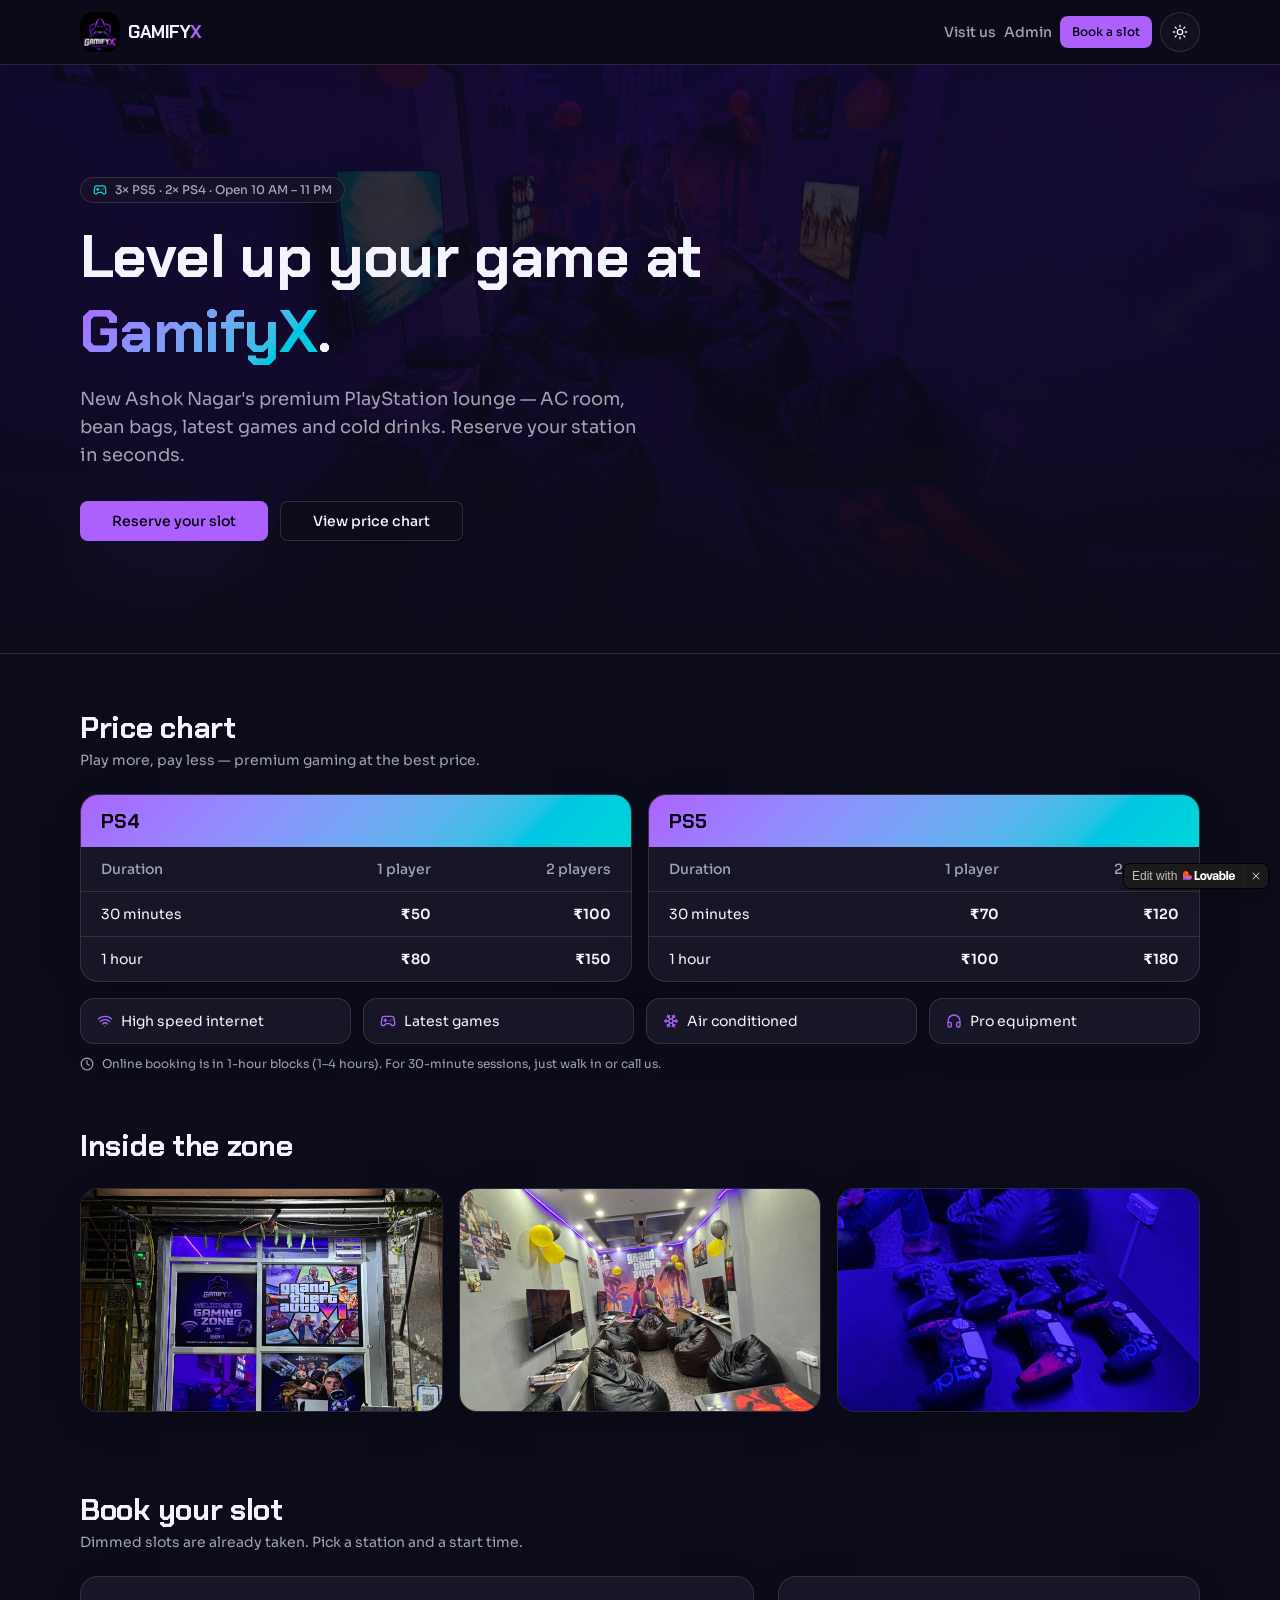
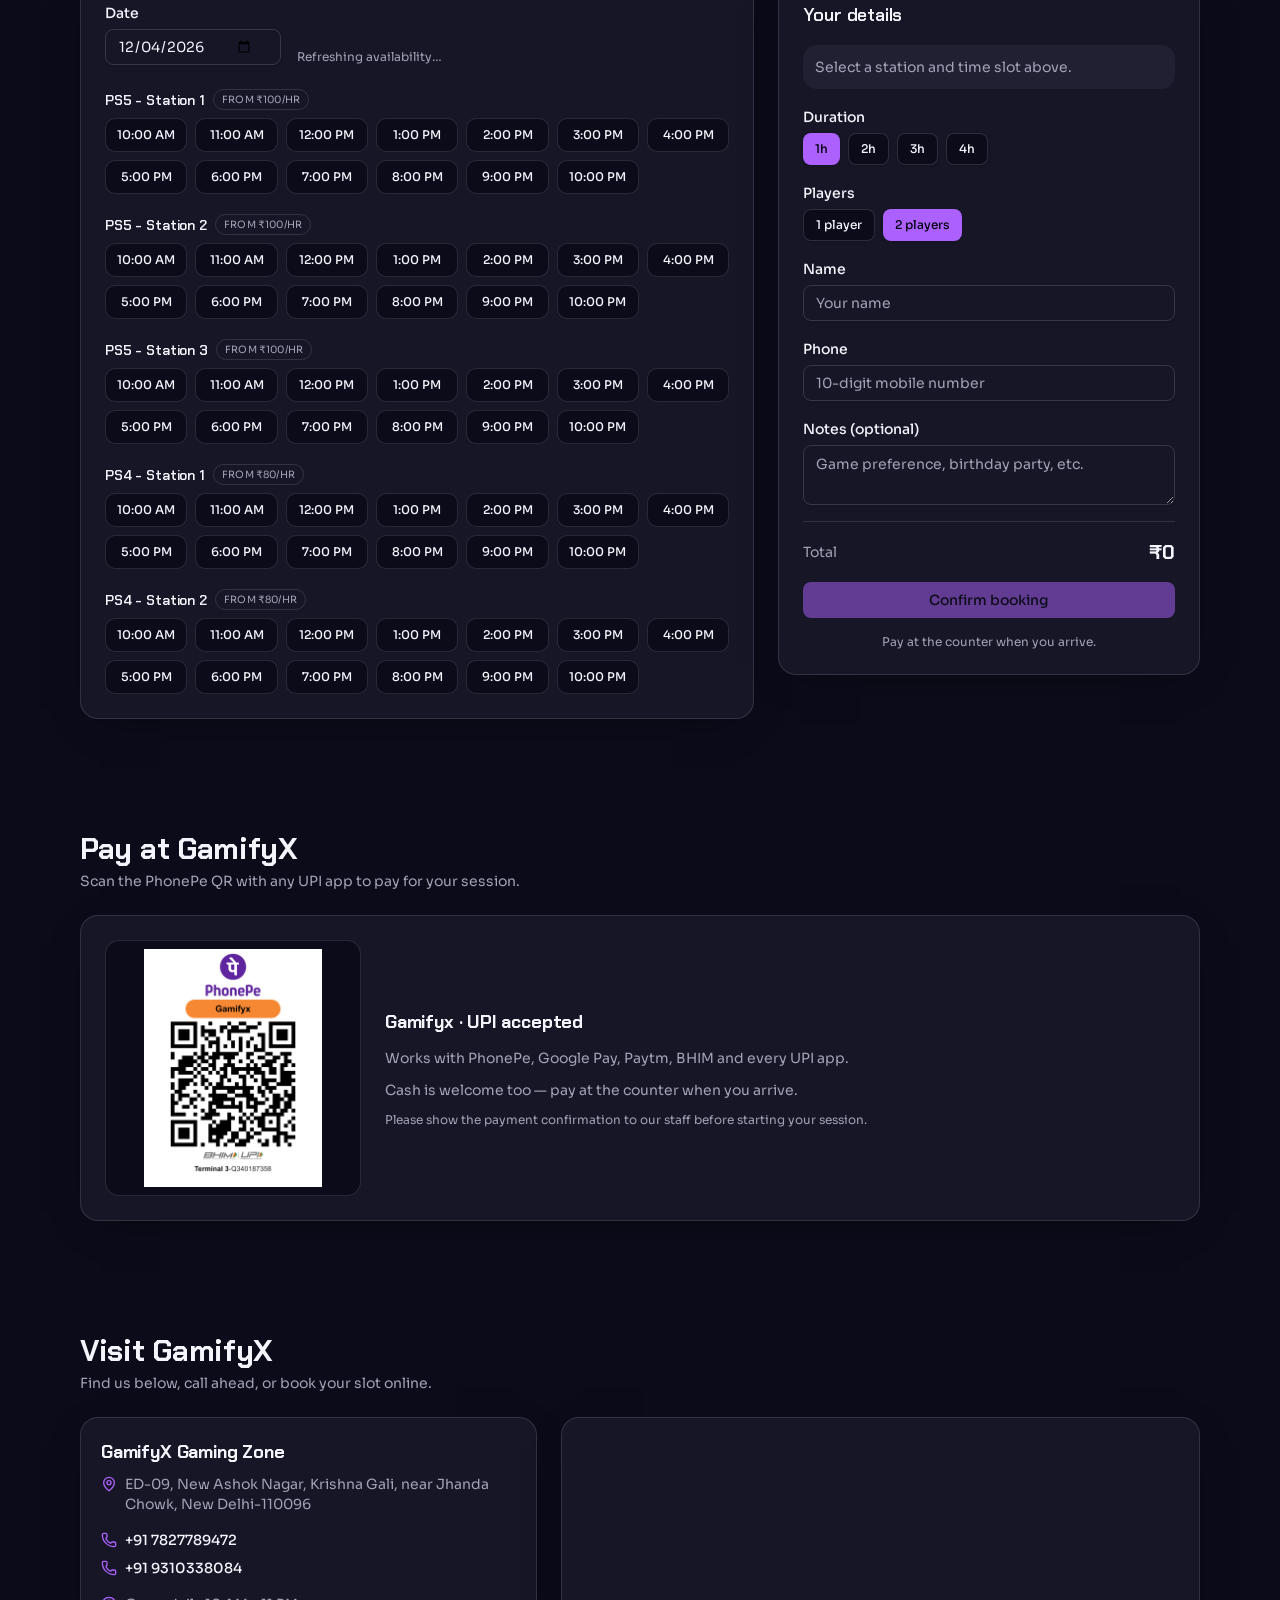
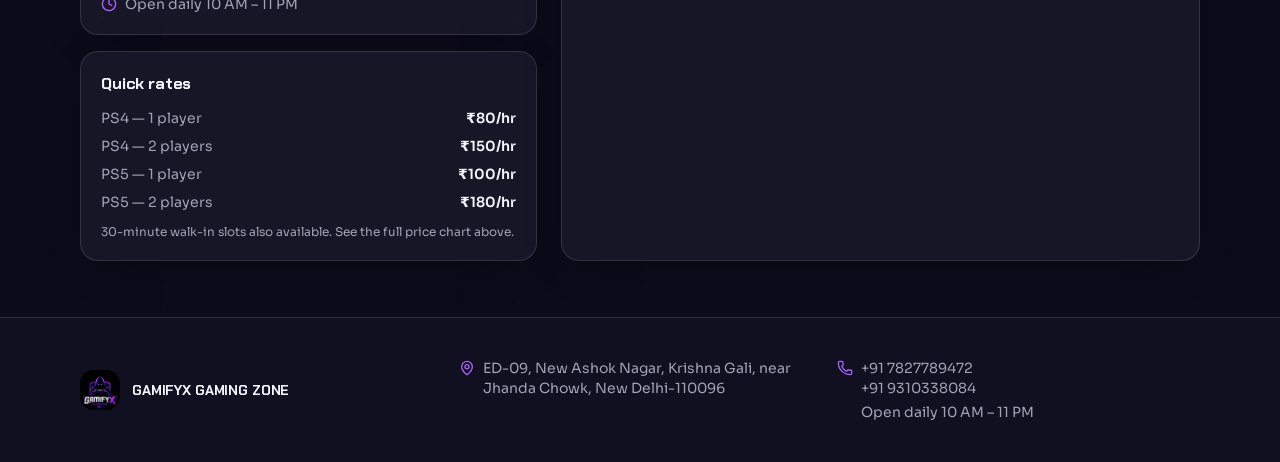
<file: index.html>
<!DOCTYPE html><html lang="en" class="dark">
<!-- Mirrored from game-zone-booking.lovable.app/ by HTTrack Website Copier/3.x [XR&CO'2014], Wed, 23 Sep 2026 18:36:13 GMT -->
<!-- Added by HTTrack --><meta http-equiv="content-type" content="text/html;charset=utf-8" /><!-- /Added by HTTrack -->
<head><meta charSet="utf-8"/><meta name="viewport" content="width=device-width, initial-scale=1"/><link rel="preload" as="image" href="__l5e/assets-v1/a0b114b8-cb2e-4701-8199-ae28573c9bfa/logo-gamifyx.jpg"/><link rel="preload" as="image" href="__l5e/assets-v1/d270d13e-0049-468e-9676-09626d2e81c4/lounge-1.jpg"/><link rel="stylesheet" href="assets/styles-DAYJtobe.css" data-precedence="default"/><link rel="stylesheet" href="https://fonts.googleapis.com/css2?family=Chakra+Petch:wght@600;700&amp;family=Sora:wght@400;500;600&amp;display=swap" data-precedence="default"/><title>GamifyX Gaming Zone — Book PS5 &amp; PS4 Slots, New Ashok Nagar</title><meta name="twitter:site" content="@Lovable"/><meta name="description" content="Book a PS5 or PS4 slot at GamifyX Gaming Zone, New Ashok Nagar, Delhi. PS5 from ₹70, PS4 from ₹50. Live availability, AC lounge, cold drinks."/><meta property="og:type" content="website"/><meta name="twitter:card" content="summary_large_image"/><meta property="og:title" content="GamifyX Gaming Zone — Book PS5 &amp; PS4 Slots"/><meta property="og:description" content="3× PS5 and 2× PS4 stations in New Ashok Nagar. Live slot booking online."/><link rel="modulepreload" href="assets/index-qcMw8a0Y.js"/><link rel="modulepreload" href="assets/useRouter-Dpb7RwMI.js"/><link rel="modulepreload" href="assets/routes-Dq-ZDQLC.js"/><link rel="modulepreload" href="assets/booking.functions-BxRaZzu-.js"/><link rel="modulepreload" href="assets/label-B0Qq9YJ-.js"/><link rel="icon" href="favicon.ico" type="image/x-icon"/><link rel="preconnect" href="https://fonts.googleapis.com/"/><link rel="preconnect" href="https://fonts.gstatic.com/" crossorigin="anonymous"/>
<style>
	@font-face {
		font-family: 'CameraPlainVariable';
		src: url('https://cdn.gpteng.co/mcp-widgets/v1/fonts/CameraPlainVariable.woff2') format('woff2');
		font-weight: 100 900;
		font-style: normal;
		font-display: swap;
	}

	#lovable-badge {
		--badge-bg: #1b1b1b;
		--badge-text: #c5c1b9;
		--badge-text-hover: #dcdad5;
		--badge-radius: 6px;
		--badge-padding: 8px;
		--badge-gap: 6px;
		--badge-shadow: 
			0 0 0 1px rgba(0, 0, 0, 0.88),
			0 1px 0 0 rgba(0, 0, 0, 0.04),
			0 2px 2px -1px rgba(0, 0, 0, 0.08),
			0 4px 4px -2px rgba(0, 0, 0, 0.08),
			0 8px 8px -4px rgba(0, 0, 0, 0.08),
			0 16px 16px -8px rgba(0, 0, 0, 0.08);
		--badge-transition-duration: 0.2s;
		--badge-transition-easing: cubic-bezier(0.16, 1, 0.32, 1);
		--focus-color: #575ECF;
		--focus-offset: 2px;
		--focus-width: 2px;
		
		position: fixed;
		bottom: 12px;
		right: 12px;
		height: 24px;
		display: flex;
		align-items: center;
		z-index: 1000000;
		background-color: var(--badge-bg) !important;
		color: var(--badge-text) !important;
		border-radius: var(--badge-radius);
		box-shadow: var(--badge-shadow) !important;
		font-size: 12px;
		font-family: CameraPlainVariable, "CameraPlainVariable Fallback", -apple-system, BlinkMacSystemFont, 'Segoe UI', Roboto, sans-serif;
		font-weight: 400 !important;
		text-transform: none !important;
		font-feature-settings: normal !important;
		transform: translateZ(0);
		will-change: transform, opacity;
	}

	#lovable-badge-cta {
		display: flex;
		align-items: center;
		gap: var(--badge-gap);
		padding: 0 var(--badge-padding);
		height: 100%;
		color: inherit;
		text-decoration: none;
		white-space: nowrap;
		border-radius: var(--badge-radius) 0 0 var(--badge-radius);
		transition: 
			background-color var(--badge-transition-duration) ease,
			color var(--badge-transition-duration) ease,
			transform 0.1s ease;
	}

	#lovable-badge-cta:hover {
		background: rgba(255, 255, 255, 0.04);
		color: var(--badge-text-hover);
	}

	#lovable-badge-cta:active {
		transform: scale(0.98);
	}

	#lovable-badge-cta:focus {
		outline: none;
	}

	#lovable-badge-cta:focus-visible {
		outline: var(--focus-width) solid var(--focus-color);
		outline-offset: var(--focus-offset);
		z-index: 1;
	}

	#lovable-badge-text {
		line-height: 1;
	}

	#lovable-badge-divider {
		width: 1px;
		height: 24px;
		background-color: rgba(255, 255, 255, 0.04);
		flex-shrink: 0;
	}

	#lovable-badge-close {
		width: 24px;
		height: 24px;
		min-width: 24px;
		min-height: 24px;
		cursor: pointer;
		background: none;
		border: none;
		padding: 0;
		display: flex;
		align-items: center;
		justify-content: center;
		border-radius: 0 var(--badge-radius) var(--badge-radius) 0;
		flex-shrink: 0;
		transition: 
			background-color var(--badge-transition-duration) ease,
			transform 0.1s ease;
	}

	#lovable-badge-close:hover {
		background: rgba(255, 255, 255, 0.04);
	}

	#lovable-badge-close:active {
		transform: scale(0.92);
	}

	#lovable-badge-close:focus {
		outline: none;
	}

	#lovable-badge-close:focus-visible {
		outline: var(--focus-width) solid var(--focus-color);
		outline-offset: calc(var(--focus-offset) * -1);
		z-index: 1;
	}

	#lovable-badge-close svg path {
		fill: var(--badge-text);
		transition: fill var(--badge-transition-duration) ease;
	}

	#lovable-badge-close:hover svg path {
		fill: var(--badge-text-hover);
	}

	@media (prefers-reduced-motion: reduce) {
		#lovable-badge-cta,
		#lovable-badge-close,
		#lovable-badge-close svg path {
			transition: none;
		}
		
		#lovable-badge-cta:active,
		#lovable-badge-close:active {
			transform: none;
		}
	}

	@media (prefers-contrast: high) {
		#lovable-badge {
			--badge-bg: #000;
			--badge-text: #fff;
			--badge-text-hover: #fff;
			border: 2px solid currentColor;
		}
		
		#lovable-badge-cta:focus-visible,
		#lovable-badge-close:focus-visible {
			outline-width: 3px;
		}
	}
</style>
<script defer src="_flock.js" data-proxy-url="/~api/analytics"></script><meta name="twitter:title" content="GamifyX Gaming Zone — Book PS5 &amp;amp; PS4 Slots"><meta name="twitter:description" content="3× PS5 and 2× PS4 stations in New Ashok Nagar. Live slot booking online."><meta property="og:image" content="https://pub-bb2e103a32db4e198524a2e9ed8f35b4.r2.dev/6d1ff2675330a7ddea0877a51adea5b6/id-preview-c5d2848a--0ef89d8e-0a98-4ec9-8d15-26d29c0b9d6b.lovable.app-1788120698244.png"><meta name="twitter:image" content="https://pub-bb2e103a32db4e198524a2e9ed8f35b4.r2.dev/6d1ff2675330a7ddea0877a51adea5b6/id-preview-c5d2848a--0ef89d8e-0a98-4ec9-8d15-26d29c0b9d6b.lovable.app-1788120698244.png"></head><body><!--$--><main class="min-h-screen bg-background text-foreground"><header class="sticky top-0 z-30 border-b border-border bg-background/80 backdrop-blur"><div class="mx-auto flex max-w-6xl items-center justify-between px-4 py-3"><div class="flex items-center gap-2"><img src="__l5e/assets-v1/a0b114b8-cb2e-4701-8199-ae28573c9bfa/logo-gamifyx.jpg" alt="GamifyX Gaming Zone logo" width="40" height="40" class="h-10 w-10 rounded-xl object-cover object-center shadow-glow" style="object-position:50% 42%"/><span class="font-display text-lg font-bold tracking-tight">GAMIFY<span class="text-primary">X</span></span></div><div class="flex items-center gap-2"><a href="#visit" class="hidden text-sm font-medium text-muted-foreground hover:text-foreground sm:inline">Visit us</a><a href="admin.html" class="hidden text-sm font-medium text-muted-foreground hover:text-foreground sm:inline">Admin</a><a href="#book"><button class="inline-flex items-center justify-center gap-2 whitespace-nowrap font-medium cursor-pointer transition-colors focus-visible:outline-none focus-visible:ring-1 focus-visible:ring-ring disabled:pointer-events-none disabled:opacity-50 disabled:cursor-not-allowed [&amp;_svg]:pointer-events-none [&amp;_svg]:size-4 [&amp;_svg]:shrink-0 bg-primary text-primary-foreground shadow hover:bg-primary/90 h-8 rounded-md px-3 text-xs shadow-glow">Book a slot</button></a><button type="button" aria-label="Switch to light theme" class="inline-flex h-10 w-10 items-center justify-center rounded-full border border-border bg-card/60 text-foreground backdrop-blur transition-colors hover:bg-accent hover:text-accent-foreground"><svg xmlns="http://www.w3.org/2000/svg" width="24" height="24" viewBox="0 0 24 24" fill="none" stroke="currentColor" stroke-width="2" stroke-linecap="round" stroke-linejoin="round" class="lucide lucide-sun h-4 w-4" aria-hidden="true"><circle cx="12" cy="12" r="4"></circle><path d="M12 2v2"></path><path d="M12 20v2"></path><path d="m4.93 4.93 1.41 1.41"></path><path d="m17.66 17.66 1.41 1.41"></path><path d="M2 12h2"></path><path d="M20 12h2"></path><path d="m6.34 17.66-1.41 1.41"></path><path d="m19.07 4.93-1.41 1.41"></path></svg></button></div></div></header><section class="relative overflow-hidden border-b border-border"><img src="__l5e/assets-v1/d270d13e-0049-468e-9676-09626d2e81c4/lounge-1.jpg" alt="Neon-lit GamifyX gaming lounge with bean bags and PlayStation screens" class="absolute inset-0 h-full w-full object-cover opacity-45 dark:opacity-60"/><div class="absolute inset-0 bg-gradient-to-b from-background/70 via-background/80 to-background"></div><div class="relative mx-auto max-w-6xl px-4 py-20 sm:py-28"><p class="mb-4 inline-flex items-center gap-2 rounded-full border border-border bg-card/70 px-3 py-1 text-xs font-medium text-muted-foreground backdrop-blur"><svg xmlns="http://www.w3.org/2000/svg" width="24" height="24" viewBox="0 0 24 24" fill="none" stroke="currentColor" stroke-width="2" stroke-linecap="round" stroke-linejoin="round" class="lucide lucide-gamepad2 lucide-gamepad-2 h-3.5 w-3.5 text-neon" aria-hidden="true"><line x1="6" x2="10" y1="11" y2="11"></line><line x1="8" x2="8" y1="9" y2="13"></line><line x1="15" x2="15.01" y1="12" y2="12"></line><line x1="18" x2="18.01" y1="10" y2="10"></line><path d="M17.32 5H6.68a4 4 0 0 0-3.978 3.59c-.006.052-.01.101-.017.152C2.604 9.416 2 14.456 2 16a3 3 0 0 0 3 3c1 0 1.5-.5 2-1l1.414-1.414A2 2 0 0 1 9.828 16h4.344a2 2 0 0 1 1.414.586L17 18c.5.5 1 1 2 1a3 3 0 0 0 3-3c0-1.545-.604-6.584-.685-7.258-.007-.05-.011-.1-.017-.151A4 4 0 0 0 17.32 5z"></path></svg> 3× PS5 · 2× PS4 · Open 10 AM – 11 PM</p><h1 class="max-w-2xl text-4xl font-bold leading-tight sm:text-6xl">Level up your game at <span class="text-gradient">GamifyX</span>.</h1><p class="mt-4 max-w-xl text-base text-muted-foreground sm:text-lg">New Ashok Nagar&#x27;s premium PlayStation lounge — AC room, bean bags, latest games and cold drinks. Reserve your station in seconds.</p><div class="mt-8 flex flex-wrap gap-3"><a href="#book"><button class="inline-flex items-center justify-center gap-2 whitespace-nowrap text-sm font-medium cursor-pointer transition-colors focus-visible:outline-none focus-visible:ring-1 focus-visible:ring-ring disabled:pointer-events-none disabled:opacity-50 disabled:cursor-not-allowed [&amp;_svg]:pointer-events-none [&amp;_svg]:size-4 [&amp;_svg]:shrink-0 bg-primary text-primary-foreground shadow hover:bg-primary/90 h-10 rounded-md px-8 shadow-glow">Reserve your slot</button></a><a href="#rates"><button class="inline-flex items-center justify-center gap-2 whitespace-nowrap text-sm font-medium cursor-pointer transition-colors focus-visible:outline-none focus-visible:ring-1 focus-visible:ring-ring disabled:pointer-events-none disabled:opacity-50 disabled:cursor-not-allowed [&amp;_svg]:pointer-events-none [&amp;_svg]:size-4 [&amp;_svg]:shrink-0 border border-input bg-background shadow-sm hover:bg-accent hover:text-accent-foreground h-10 rounded-md px-8">View price chart</button></a></div></div></section><section id="rates" class="mx-auto max-w-6xl px-4 py-14"><h2 class="text-2xl font-bold sm:text-3xl">Price chart</h2><p class="mt-1 text-sm text-muted-foreground">Play more, pay less — premium gaming at the best price.</p><div class="mt-6 grid gap-4 md:grid-cols-2"><div class="overflow-hidden rounded-2xl border border-border bg-card shadow-card"><div class="gradient-hero px-5 py-3"><h3 class="font-display text-xl font-bold text-primary-foreground">PS4</h3></div><table class="w-full text-sm"><thead><tr class="border-b border-border text-muted-foreground"><th class="px-5 py-3 text-left font-medium">Duration</th><th class="px-5 py-3 text-right font-medium">1 player</th><th class="px-5 py-3 text-right font-medium">2 players</th></tr></thead><tbody><tr class="border-b border-border"><td class="px-5 py-3">30 minutes</td><td class="px-5 py-3 text-right font-semibold">₹<!-- -->50</td><td class="px-5 py-3 text-right font-semibold">₹<!-- -->100</td></tr><tr><td class="px-5 py-3">1 hour</td><td class="px-5 py-3 text-right font-semibold">₹<!-- -->80</td><td class="px-5 py-3 text-right font-semibold">₹<!-- -->150</td></tr></tbody></table></div><div class="overflow-hidden rounded-2xl border border-border bg-card shadow-card"><div class="gradient-hero px-5 py-3"><h3 class="font-display text-xl font-bold text-primary-foreground">PS5</h3></div><table class="w-full text-sm"><thead><tr class="border-b border-border text-muted-foreground"><th class="px-5 py-3 text-left font-medium">Duration</th><th class="px-5 py-3 text-right font-medium">1 player</th><th class="px-5 py-3 text-right font-medium">2 players</th></tr></thead><tbody><tr class="border-b border-border"><td class="px-5 py-3">30 minutes</td><td class="px-5 py-3 text-right font-semibold">₹<!-- -->70</td><td class="px-5 py-3 text-right font-semibold">₹<!-- -->120</td></tr><tr><td class="px-5 py-3">1 hour</td><td class="px-5 py-3 text-right font-semibold">₹<!-- -->100</td><td class="px-5 py-3 text-right font-semibold">₹<!-- -->180</td></tr></tbody></table></div></div><div class="mt-4 grid grid-cols-2 gap-3 sm:grid-cols-4"><div class="flex items-center gap-2 rounded-xl border border-border bg-card px-4 py-3 text-sm shadow-card"><svg xmlns="http://www.w3.org/2000/svg" width="24" height="24" viewBox="0 0 24 24" fill="none" stroke="currentColor" stroke-width="2" stroke-linecap="round" stroke-linejoin="round" class="lucide lucide-wifi h-4 w-4 text-primary" aria-hidden="true"><path d="M12 20h.01"></path><path d="M2 8.82a15 15 0 0 1 20 0"></path><path d="M5 12.859a10 10 0 0 1 14 0"></path><path d="M8.5 16.429a5 5 0 0 1 7 0"></path></svg>High speed internet</div><div class="flex items-center gap-2 rounded-xl border border-border bg-card px-4 py-3 text-sm shadow-card"><svg xmlns="http://www.w3.org/2000/svg" width="24" height="24" viewBox="0 0 24 24" fill="none" stroke="currentColor" stroke-width="2" stroke-linecap="round" stroke-linejoin="round" class="lucide lucide-gamepad2 lucide-gamepad-2 h-4 w-4 text-primary" aria-hidden="true"><line x1="6" x2="10" y1="11" y2="11"></line><line x1="8" x2="8" y1="9" y2="13"></line><line x1="15" x2="15.01" y1="12" y2="12"></line><line x1="18" x2="18.01" y1="10" y2="10"></line><path d="M17.32 5H6.68a4 4 0 0 0-3.978 3.59c-.006.052-.01.101-.017.152C2.604 9.416 2 14.456 2 16a3 3 0 0 0 3 3c1 0 1.5-.5 2-1l1.414-1.414A2 2 0 0 1 9.828 16h4.344a2 2 0 0 1 1.414.586L17 18c.5.5 1 1 2 1a3 3 0 0 0 3-3c0-1.545-.604-6.584-.685-7.258-.007-.05-.011-.1-.017-.151A4 4 0 0 0 17.32 5z"></path></svg>Latest games</div><div class="flex items-center gap-2 rounded-xl border border-border bg-card px-4 py-3 text-sm shadow-card"><svg xmlns="http://www.w3.org/2000/svg" width="24" height="24" viewBox="0 0 24 24" fill="none" stroke="currentColor" stroke-width="2" stroke-linecap="round" stroke-linejoin="round" class="lucide lucide-snowflake h-4 w-4 text-primary" aria-hidden="true"><path d="m10 20-1.25-2.5L6 18"></path><path d="M10 4 8.75 6.5 6 6"></path><path d="m14 20 1.25-2.5L18 18"></path><path d="m14 4 1.25 2.5L18 6"></path><path d="m17 21-3-6h-4"></path><path d="m17 3-3 6 1.5 3"></path><path d="M2 12h6.5L10 9"></path><path d="m20 10-1.5 2 1.5 2"></path><path d="M22 12h-6.5L14 15"></path><path d="m4 10 1.5 2L4 14"></path><path d="m7 21 3-6-1.5-3"></path><path d="m7 3 3 6h4"></path></svg>Air conditioned</div><div class="flex items-center gap-2 rounded-xl border border-border bg-card px-4 py-3 text-sm shadow-card"><svg xmlns="http://www.w3.org/2000/svg" width="24" height="24" viewBox="0 0 24 24" fill="none" stroke="currentColor" stroke-width="2" stroke-linecap="round" stroke-linejoin="round" class="lucide lucide-headphones h-4 w-4 text-primary" aria-hidden="true"><path d="M3 14h3a2 2 0 0 1 2 2v3a2 2 0 0 1-2 2H5a2 2 0 0 1-2-2v-7a9 9 0 0 1 18 0v7a2 2 0 0 1-2 2h-1a2 2 0 0 1-2-2v-3a2 2 0 0 1 2-2h3"></path></svg>Pro equipment</div></div><p class="mt-3 flex items-center gap-2 text-xs text-muted-foreground"><svg xmlns="http://www.w3.org/2000/svg" width="24" height="24" viewBox="0 0 24 24" fill="none" stroke="currentColor" stroke-width="2" stroke-linecap="round" stroke-linejoin="round" class="lucide lucide-clock h-3.5 w-3.5" aria-hidden="true"><circle cx="12" cy="12" r="10"></circle><path d="M12 6v6l4 2"></path></svg> Online booking is in 1-hour blocks (1–4 hours). For 30-minute sessions, just walk in or call us.</p></section><section class="mx-auto max-w-6xl px-4 pb-6"><h2 class="text-2xl font-bold sm:text-3xl">Inside the zone</h2><div class="mt-6 grid gap-4 sm:grid-cols-3"><img src="__l5e/assets-v1/d100a780-f1f9-481c-a2fc-367848d6bfe3/storefront.jpg" alt="GamifyX Gaming Zone storefront at New Ashok Nagar" loading="lazy" class="h-56 w-full rounded-2xl border border-border object-cover shadow-card"/><img src="__l5e/assets-v1/a3694d9e-a6cc-409b-aec9-034da57a72d5/lounge-2.jpg" alt="Gaming lounge with bean bags and big screens" loading="lazy" class="h-56 w-full rounded-2xl border border-border object-cover shadow-card"/><img src="__l5e/assets-v1/71369d5e-3fb2-4b86-a2f5-02f799c1904a/controllers.jpg" alt="PS5 and PS4 controllers ready to play" loading="lazy" class="h-56 w-full rounded-2xl border border-border object-cover shadow-card"/></div></section><section id="book" class="mx-auto max-w-6xl px-4 py-14"><h2 class="text-2xl font-bold sm:text-3xl">Book your slot</h2><p class="mt-1 text-sm text-muted-foreground">Dimmed slots are already taken. Pick a station and a start time.</p><div class="mt-6 grid gap-6 lg:grid-cols-[1.6fr_1fr]"><div class="rounded-2xl border border-border bg-card p-4 shadow-card sm:p-6"><div class="flex flex-wrap items-end gap-4"><div><label class="text-sm font-medium leading-none peer-disabled:cursor-not-allowed peer-disabled:opacity-70" for="date">Date</label><input type="date" class="flex h-9 rounded-md border border-input bg-transparent px-3 py-1 text-base shadow-sm transition-colors file:border-0 file:bg-transparent file:text-sm file:font-medium file:text-foreground placeholder:text-muted-foreground focus-visible:outline-none focus-visible:ring-1 focus-visible:ring-ring disabled:cursor-not-allowed disabled:opacity-50 md:text-sm mt-1 w-44" id="date" min="2026-09-23" value="2026-09-23"/></div><p class="text-xs text-muted-foreground">Refreshing availability…</p></div><div class="mt-6 space-y-5"><p class="text-sm text-muted-foreground">Loading stations…</p></div></div><form class="h-fit rounded-2xl border border-border bg-card p-6 shadow-card"><h3 class="text-lg font-semibold">Your details</h3><div class="mt-4 space-y-4"><div class="rounded-xl bg-muted p-3 text-sm"><p class="text-muted-foreground">Select a station and time slot.</p></div><div><label class="text-sm font-medium leading-none peer-disabled:cursor-not-allowed peer-disabled:opacity-70">Duration</label><div class="mt-1 flex gap-2"><button class="inline-flex items-center justify-center gap-2 whitespace-nowrap font-medium cursor-pointer transition-colors focus-visible:outline-none focus-visible:ring-1 focus-visible:ring-ring disabled:pointer-events-none disabled:opacity-50 disabled:cursor-not-allowed [&amp;_svg]:pointer-events-none [&amp;_svg]:size-4 [&amp;_svg]:shrink-0 bg-primary text-primary-foreground shadow hover:bg-primary/90 h-8 rounded-md px-3 text-xs" type="button">1<!-- -->h</button><button class="inline-flex items-center justify-center gap-2 whitespace-nowrap font-medium cursor-pointer transition-colors focus-visible:outline-none focus-visible:ring-1 focus-visible:ring-ring disabled:pointer-events-none disabled:opacity-50 disabled:cursor-not-allowed [&amp;_svg]:pointer-events-none [&amp;_svg]:size-4 [&amp;_svg]:shrink-0 border border-input bg-background shadow-sm hover:bg-accent hover:text-accent-foreground h-8 rounded-md px-3 text-xs" type="button" disabled="">2<!-- -->h</button><button class="inline-flex items-center justify-center gap-2 whitespace-nowrap font-medium cursor-pointer transition-colors focus-visible:outline-none focus-visible:ring-1 focus-visible:ring-ring disabled:pointer-events-none disabled:opacity-50 disabled:cursor-not-allowed [&amp;_svg]:pointer-events-none [&amp;_svg]:size-4 [&amp;_svg]:shrink-0 border border-input bg-background shadow-sm hover:bg-accent hover:text-accent-foreground h-8 rounded-md px-3 text-xs" type="button" disabled="">3<!-- -->h</button><button class="inline-flex items-center justify-center gap-2 whitespace-nowrap font-medium cursor-pointer transition-colors focus-visible:outline-none focus-visible:ring-1 focus-visible:ring-ring disabled:pointer-events-none disabled:opacity-50 disabled:cursor-not-allowed [&amp;_svg]:pointer-events-none [&amp;_svg]:size-4 [&amp;_svg]:shrink-0 border border-input bg-background shadow-sm hover:bg-accent hover:text-accent-foreground h-8 rounded-md px-3 text-xs" type="button" disabled="">4<!-- -->h</button></div></div><div><label class="text-sm font-medium leading-none peer-disabled:cursor-not-allowed peer-disabled:opacity-70">Players</label><div class="mt-1 flex gap-2"><button class="inline-flex items-center justify-center gap-2 whitespace-nowrap font-medium cursor-pointer transition-colors focus-visible:outline-none focus-visible:ring-1 focus-visible:ring-ring disabled:pointer-events-none disabled:opacity-50 disabled:cursor-not-allowed [&amp;_svg]:pointer-events-none [&amp;_svg]:size-4 [&amp;_svg]:shrink-0 border border-input bg-background shadow-sm hover:bg-accent hover:text-accent-foreground h-8 rounded-md px-3 text-xs" type="button">1<!-- --> player</button><button class="inline-flex items-center justify-center gap-2 whitespace-nowrap font-medium cursor-pointer transition-colors focus-visible:outline-none focus-visible:ring-1 focus-visible:ring-ring disabled:pointer-events-none disabled:opacity-50 disabled:cursor-not-allowed [&amp;_svg]:pointer-events-none [&amp;_svg]:size-4 [&amp;_svg]:shrink-0 bg-primary text-primary-foreground shadow hover:bg-primary/90 h-8 rounded-md px-3 text-xs" type="button">2<!-- --> player<!-- -->s</button></div></div><div><label class="text-sm font-medium leading-none peer-disabled:cursor-not-allowed peer-disabled:opacity-70" for="name">Name</label><input class="flex h-9 w-full rounded-md border border-input bg-transparent px-3 py-1 text-base shadow-sm transition-colors file:border-0 file:bg-transparent file:text-sm file:font-medium file:text-foreground placeholder:text-muted-foreground focus-visible:outline-none focus-visible:ring-1 focus-visible:ring-ring disabled:cursor-not-allowed disabled:opacity-50 md:text-sm mt-1" id="name" placeholder="Your name" value=""/></div><div><label class="text-sm font-medium leading-none peer-disabled:cursor-not-allowed peer-disabled:opacity-70" for="phone">Phone</label><input class="flex h-9 w-full rounded-md border border-input bg-transparent px-3 py-1 text-base shadow-sm transition-colors file:border-0 file:bg-transparent file:text-sm file:font-medium file:text-foreground placeholder:text-muted-foreground focus-visible:outline-none focus-visible:ring-1 focus-visible:ring-ring disabled:cursor-not-allowed disabled:opacity-50 md:text-sm mt-1" id="phone" placeholder="10-digit mobile number" value=""/></div><div><label class="text-sm font-medium leading-none peer-disabled:cursor-not-allowed peer-disabled:opacity-70" for="notes">Notes (optional)</label><textarea class="flex min-h-[60px] w-full rounded-md border border-input bg-transparent px-3 py-2 text-base shadow-sm placeholder:text-muted-foreground focus-visible:outline-none focus-visible:ring-1 focus-visible:ring-ring disabled:cursor-not-allowed disabled:opacity-50 md:text-sm mt-1" id="notes" placeholder="Game preference, birthday party, etc."></textarea></div><div class="flex items-center justify-between border-t border-border pt-4"><span class="text-sm text-muted-foreground">Total</span><span class="font-display text-xl font-bold">₹<!-- -->0</span></div><button class="inline-flex items-center justify-center gap-2 whitespace-nowrap rounded-md text-sm font-medium cursor-pointer transition-colors focus-visible:outline-none focus-visible:ring-1 focus-visible:ring-ring disabled:pointer-events-none disabled:opacity-50 disabled:cursor-not-allowed [&amp;_svg]:pointer-events-none [&amp;_svg]:size-4 [&amp;_svg]:shrink-0 bg-primary text-primary-foreground shadow hover:bg-primary/90 h-9 px-4 py-2 w-full shadow-glow" type="submit" disabled="">Confirm booking</button><p class="text-center text-xs text-muted-foreground">Pay at the counter when you arrive.</p></div></form></div></section><section id="pay" class="mx-auto max-w-6xl px-4 py-14"><h2 class="text-2xl font-bold sm:text-3xl">Pay at GamifyX</h2><p class="mt-1 text-sm text-muted-foreground">Scan the PhonePe QR with any UPI app to pay for your session.</p><div class="mt-6 grid items-center gap-6 rounded-2xl border border-border bg-card p-6 shadow-card sm:grid-cols-[auto_1fr]"><img src="__l5e/assets-v1/24f89f91-190d-43c1-aabc-14829e678bd9/payment-qr.jpg" alt="PhonePe UPI payment QR code for GamifyX Gaming Zone" loading="lazy" class="mx-auto h-64 w-64 rounded-xl border border-border bg-background object-contain p-2"/><div class="space-y-3 text-sm text-muted-foreground"><p class="font-display text-lg font-bold text-foreground">Gamifyx · UPI accepted</p><p>Works with PhonePe, Google Pay, Paytm, BHIM and every UPI app.</p><p>Cash is welcome too — pay at the counter when you arrive.</p><p class="text-xs">Please show the payment confirmation to our staff before starting your session.</p></div></div></section><section id="visit" class="mx-auto max-w-6xl px-4 py-14"><h2 class="text-2xl font-bold sm:text-3xl">Visit GamifyX</h2><p class="mt-1 text-sm text-muted-foreground">Find us below, call ahead, or book your slot online.</p><div class="mt-6 grid gap-6 lg:grid-cols-[1fr_1.4fr]"><div class="space-y-4"><div class="rounded-2xl border border-border bg-card p-5 shadow-card"><h3 class="font-display text-lg font-bold text-foreground">GamifyX Gaming Zone</h3><p class="mt-2 flex items-start gap-2 text-sm text-muted-foreground"><svg xmlns="http://www.w3.org/2000/svg" width="24" height="24" viewBox="0 0 24 24" fill="none" stroke="currentColor" stroke-width="2" stroke-linecap="round" stroke-linejoin="round" class="lucide lucide-map-pin mt-0.5 h-4 w-4 shrink-0 text-primary" aria-hidden="true"><path d="M20 10c0 4.993-5.539 10.193-7.399 11.799a1 1 0 0 1-1.202 0C9.539 20.193 4 14.993 4 10a8 8 0 0 1 16 0"></path><circle cx="12" cy="10" r="3"></circle></svg>ED-09, New Ashok Nagar, Krishna Gali, near Jhanda Chowk, New Delhi-110096</p><div class="mt-4 space-y-2"><a href="tel:+917827789472" class="flex items-center gap-2 text-sm font-medium hover:text-primary"><svg xmlns="http://www.w3.org/2000/svg" width="24" height="24" viewBox="0 0 24 24" fill="none" stroke="currentColor" stroke-width="2" stroke-linecap="round" stroke-linejoin="round" class="lucide lucide-phone h-4 w-4 text-primary" aria-hidden="true"><path d="M13.832 16.568a1 1 0 0 0 1.213-.303l.355-.465A2 2 0 0 1 17 15h3a2 2 0 0 1 2 2v3a2 2 0 0 1-2 2A18 18 0 0 1 2 4a2 2 0 0 1 2-2h3a2 2 0 0 1 2 2v3a2 2 0 0 1-.8 1.6l-.468.351a1 1 0 0 0-.292 1.233 14 14 0 0 0 6.392 6.384"></path></svg>+91 <!-- -->7827789472</a><a href="tel:+919310338084" class="flex items-center gap-2 text-sm font-medium hover:text-primary"><svg xmlns="http://www.w3.org/2000/svg" width="24" height="24" viewBox="0 0 24 24" fill="none" stroke="currentColor" stroke-width="2" stroke-linecap="round" stroke-linejoin="round" class="lucide lucide-phone h-4 w-4 text-primary" aria-hidden="true"><path d="M13.832 16.568a1 1 0 0 0 1.213-.303l.355-.465A2 2 0 0 1 17 15h3a2 2 0 0 1 2 2v3a2 2 0 0 1-2 2A18 18 0 0 1 2 4a2 2 0 0 1 2-2h3a2 2 0 0 1 2 2v3a2 2 0 0 1-.8 1.6l-.468.351a1 1 0 0 0-.292 1.233 14 14 0 0 0 6.392 6.384"></path></svg>+91 <!-- -->9310338084</a></div><p class="mt-4 flex items-center gap-2 text-sm text-muted-foreground"><svg xmlns="http://www.w3.org/2000/svg" width="24" height="24" viewBox="0 0 24 24" fill="none" stroke="currentColor" stroke-width="2" stroke-linecap="round" stroke-linejoin="round" class="lucide lucide-clock h-4 w-4 text-primary" aria-hidden="true"><circle cx="12" cy="12" r="10"></circle><path d="M12 6v6l4 2"></path></svg>Open daily 10 AM – 11 PM</p></div><div class="rounded-2xl border border-border bg-card p-5 shadow-card"><h3 class="font-display text-base font-bold text-foreground">Quick rates</h3><ul class="mt-3 space-y-2 text-sm"><li class="flex justify-between"><span class="text-muted-foreground">PS4 — 1 player</span><span class="font-semibold">₹<!-- -->80<!-- -->/hr</span></li><li class="flex justify-between"><span class="text-muted-foreground">PS4 — 2 players</span><span class="font-semibold">₹<!-- -->150<!-- -->/hr</span></li><li class="flex justify-between"><span class="text-muted-foreground">PS5 — 1 player</span><span class="font-semibold">₹<!-- -->100<!-- -->/hr</span></li><li class="flex justify-between"><span class="text-muted-foreground">PS5 — 2 players</span><span class="font-semibold">₹<!-- -->180<!-- -->/hr</span></li></ul><p class="mt-3 text-xs text-muted-foreground">30-minute walk-in slots also available. See the full price chart above.</p></div></div><div class="overflow-hidden rounded-2xl border border-border bg-card shadow-card"><iframe title="GamifyX Gaming Zone location map" loading="lazy" referrerPolicy="no-referrer-when-downgrade" class="h-80 w-full lg:h-full" src="https://www.google.com/maps/embed/v1/place?key=AIzaSyBmvJph4LmrbtW7skeczzpBIyb9WWzFKo4&amp;q=place_id:ChIJW3uFP73lDDkRVytJR9zt22w" allowFullScreen=""></iframe></div></div></section><footer class="border-t border-border bg-card/50"><div class="mx-auto grid max-w-6xl gap-4 px-4 py-10 text-sm text-muted-foreground sm:grid-cols-3"><div class="flex items-center gap-3"><img src="__l5e/assets-v1/a0b114b8-cb2e-4701-8199-ae28573c9bfa/logo-gamifyx.jpg" alt="GamifyX logo" loading="lazy" class="h-10 w-10 rounded-xl object-cover" style="object-position:50% 42%"/><span class="font-display font-bold text-foreground">GAMIFYX GAMING ZONE</span></div><p class="flex items-start gap-2"><svg xmlns="http://www.w3.org/2000/svg" width="24" height="24" viewBox="0 0 24 24" fill="none" stroke="currentColor" stroke-width="2" stroke-linecap="round" stroke-linejoin="round" class="lucide lucide-map-pin mt-0.5 h-4 w-4 shrink-0 text-primary" aria-hidden="true"><path d="M20 10c0 4.993-5.539 10.193-7.399 11.799a1 1 0 0 1-1.202 0C9.539 20.193 4 14.993 4 10a8 8 0 0 1 16 0"></path><circle cx="12" cy="10" r="3"></circle></svg> <!-- -->ED-09, New Ashok Nagar, Krishna Gali, near Jhanda Chowk, New Delhi-110096</p><p class="flex items-start gap-2"><svg xmlns="http://www.w3.org/2000/svg" width="24" height="24" viewBox="0 0 24 24" fill="none" stroke="currentColor" stroke-width="2" stroke-linecap="round" stroke-linejoin="round" class="lucide lucide-phone mt-0.5 h-4 w-4 shrink-0 text-primary" aria-hidden="true"><path d="M13.832 16.568a1 1 0 0 0 1.213-.303l.355-.465A2 2 0 0 1 17 15h3a2 2 0 0 1 2 2v3a2 2 0 0 1-2 2A18 18 0 0 1 2 4a2 2 0 0 1 2-2h3a2 2 0 0 1 2 2v3a2 2 0 0 1-.8 1.6l-.468.351a1 1 0 0 0-.292 1.233 14 14 0 0 0 6.392 6.384"></path></svg><span><a href="tel:+917827789472" class="block hover:text-primary">+91 <!-- -->7827789472</a><a href="tel:+919310338084" class="block hover:text-primary">+91 <!-- -->9310338084</a><span class="mt-1 block">Open daily 10 AM – 11 PM</span></span></p></div></footer></main><script>(function(a,f){let l;try{l=JSON.parse(sessionStorage.getItem(a)||"{}")}catch{return}const n=l?.[f||history.state?.__TSR_key];let c=!1;for(const t in n){const e=n[t],o=e?.scrollX,s=e?.scrollY;if(Number.isFinite(o)&&Number.isFinite(s)){if(t==="window")scrollTo(o,s),c=!0;else if(t)try{const r=document.querySelector(t);r&&(r.scrollLeft=o,r.scrollTop=s)}catch{}}}if(c)return;const i=location.hash.slice(1);if(i){const t=history.state?.__hashScrollIntoViewOptions??!0;if(t){const e=document.getElementById(i);e&&e.scrollIntoView(t)}return}scrollTo(0,0)})("tsr-scroll-restoration-v1_3");document.currentScript.remove()</script><!--/$--><section aria-label="Notifications alt+T" tabindex="-1" aria-live="polite" aria-relevant="additions text" aria-atomic="false"></section><script defer src="assets/app.js"></script>
<aside
	id="lovable-badge"
	role="complementary"
	dir="ltr"
	lang="en"
	aria-label="Edit with Lovable">
	<a
		id="lovable-badge-cta" 
		target="_blank" 
		href="https://lovable.dev/projects/lovp_2aq96nxr138yrbe3713krygtap?utm_source=lovable-badge&amp;utm_campaign=badge-wording-disabled"
		rel="noopener nofollow"
		aria-label="Edit with Lovable">
		<span id="lovable-badge-text">Edit with</span>
		<svg xmlns="http://www.w3.org/2000/svg" width="52" height="16" fill="none" viewBox="0 0 52 16">
  <path fill="#FCFBF8" fill-rule="evenodd" d="M20.318 5.25c.643 0 1.206.14 1.69.418a2.81 2.81 0 0 1 1.118 1.191c.266.513.4 1.115.4 1.807s-.134 1.296-.4 1.812a2.81 2.81 0 0 1-1.118 1.193c-.484.278-1.047.418-1.69.418s-1.208-.14-1.695-.418a2.85 2.85 0 0 1-1.125-1.193c-.262-.516-.393-1.12-.393-1.812s.131-1.294.393-1.807a2.848 2.848 0 0 1 1.125-1.191c.487-.279 1.052-.418 1.695-.418Zm0 1.425c-.27 0-.504.076-.7.228-.193.147-.34.37-.443.67-.102.295-.153.66-.153 1.093 0 .435.05.801.153 1.1.102.3.25.524.443.676.196.147.43.22.7.22.27 0 .502-.073.694-.22.193-.152.341-.375.443-.67.103-.299.153-.667.153-1.106 0-.65-.112-1.145-.337-1.481a1.08 1.08 0 0 0-.953-.51ZM32.7 5.25c.61 0 1.127.1 1.549.3.422.197.74.48.953.849.217.368.325.809.325 1.32v2.704c0 .29.02.562.062.812.044.245.108.4.19.466V12h-1.935a5.895 5.895 0 0 1-.105-.684 7.745 7.745 0 0 1-.02-.228 2.293 2.293 0 0 1-.151.203c-.205.242-.47.437-.793.584-.32.143-.685.215-1.094.215-.406 0-.77-.08-1.094-.24a1.845 1.845 0 0 1-.756-.682 1.984 1.984 0 0 1-.27-1.045c0-.606.178-1.069.535-1.388.356-.324.87-.534 1.542-.633l1.125-.16c.225-.032.403-.074.534-.123a.622.622 0 0 0 .288-.196.549.549 0 0 0 .093-.327.65.65 0 0 0-.11-.367.702.702 0 0 0-.32-.27c-.14-.07-.31-.105-.51-.105-.32 0-.576.083-.768.251-.193.164-.298.39-.314.676h-1.923c.016-.434.147-.82.393-1.155.25-.34.596-.604 1.039-.792.442-.189.954-.283 1.535-.283Zm.99 3.498a.98.98 0 0 1-.215.14 2.49 2.49 0 0 1-.584.178l-.473.092c-.315.061-.553.156-.713.283-.155.127-.233.305-.233.534 0 .23.084.412.252.547.168.135.383.203.645.203s.494-.058.694-.173c.201-.118.355-.282.461-.49.11-.21.166-.448.166-.714v-.6Zm4.526-2.375c.065-.125.138-.243.221-.349.197-.25.437-.44.719-.571.282-.135.6-.203.952-.203.528 0 .988.138 1.377.412.389.275.688.67.896 1.186.21.512.314 1.12.314 1.824 0 .7-.107 1.309-.32 1.825-.213.512-.518.906-.915 1.18-.393.275-.854.412-1.383.412-.352 0-.667-.062-.946-.184a1.832 1.832 0 0 1-.7-.554 2.2 2.2 0 0 1-.234-.383V12h-1.843V3h1.862v3.373Zm1.284.296c-.274 0-.51.085-.707.253-.192.163-.338.397-.436.7a3.376 3.376 0 0 0-.148 1.05c0 .406.05.759.148 1.058.098.299.243.53.436.694.197.164.433.246.707.246.279 0 .512-.082.7-.246.193-.164.336-.395.43-.694.099-.3.148-.652.148-1.058 0-.405-.05-.757-.147-1.056-.095-.299-.238-.53-.43-.694a1.015 1.015 0 0 0-.7-.253Zm9.416-1.419c.602 0 1.136.131 1.604.393.466.262.829.643 1.086 1.143.263.5.394 1.097.394 1.794 0 .25-.002.449-.006.596H47.51c.018.288.071.538.164.75a1.3 1.3 0 0 0 .491.596c.214.13.465.196.757.196.319 0 .583-.082.792-.246.209-.167.34-.403.393-.706h1.862a2.48 2.48 0 0 1-.485 1.235 2.54 2.54 0 0 1-1.051.805c-.439.188-.949.283-1.53.283-.655 0-1.225-.125-1.708-.375a2.672 2.672 0 0 1-1.13-1.143c-.267-.508-.4-1.137-.4-1.887 0-.712.14-1.327.418-1.843a2.86 2.86 0 0 1 1.155-1.186c.491-.27 1.051-.405 1.678-.405Zm-.044 1.345c-.274 0-.516.068-.725.203a1.29 1.29 0 0 0-.479.59 2.045 2.045 0 0 0-.132.498h2.562a1.873 1.873 0 0 0-.138-.602 1.061 1.061 0 0 0-.418-.516 1.243 1.243 0 0 0-.67-.173Z" clip-rule="evenodd"/>
  <path fill="#FCFBF8" d="m26.605 9.995 1.342-4.566h1.924L27.628 12h-2.07l-2.33-6.57h1.98l1.397 4.565Zm-13.013.143h2.256c1.632 0 1.421 1.837 1.418 1.861h-5.603V3h1.93v7.138Zm31.516 1.861h-1.862V3h1.862v8.999Z"/>
  <path fill="url(#a)" fill-rule="evenodd" d="M2.7 3c1.492 0 2.7 1.192 2.7 2.663v1.012h.9c1.49 0 2.7 1.192 2.7 2.662S7.791 12 6.3 12H0V5.663C0 4.193 1.209 3 2.7 3Z" clip-rule="evenodd"/>
  <defs>
    <radialGradient id="a" cx="0" cy="0" r="1" gradientTransform="matrix(-1.54236 7.07838 -10.231 -2.15602 4.627 5.022)" gradientUnits="userSpaceOnUse">
      <stop offset=".106" stop-color="#FE7B02"/>
      <stop offset=".394" stop-color="#FE3F21"/>
      <stop offset=".608" stop-color="#F858BC"/>
      <stop offset=".929" stop-color="#575ECF"/>
    </radialGradient>
  </defs>
</svg>


	</a>
	
	<span id="lovable-badge-divider" aria-hidden="true"></span>
	
	<button 
		id="lovable-badge-close"
		aria-label="Dismiss"
		title="Dismiss"
		type="button">
		<svg xmlns="http://www.w3.org/2000/svg" width="16" height="16" fill="none" viewBox="0 0 16 16" aria-hidden="true">
			<path d="M10.646 4.646a.5.5 0 1 1 .707.708L8.707 8l2.646 2.646a.5.5 0 1 1-.707.707L8 8.707l-2.646 2.646a.5.5 0 1 1-.708-.707L7.293 8 4.646 5.354a.5.5 0 1 1 .708-.708L8 7.293l2.646-2.647Z"/>
		</svg>
	</button>
</aside>
<script>
	// Don't show the lovable-badge if the page is in an iframe or if it's being rendered by puppeteer (screenshot service)
	if (window.self !== window.top || navigator.userAgent.includes('puppeteer')) {
		var badge = document.getElementById('lovable-badge');
		if (badge) {
			badge.style.display = 'none';
		}
	}

	// Add click event listener to close button with animation
	var closeButton = document.getElementById('lovable-badge-close');
	if (closeButton) {
		closeButton.addEventListener('click', function(event) {
			event.preventDefault();
			event.stopPropagation();
			var badge = document.getElementById('lovable-badge');
			if (badge) {
				badge.classList.add('closing');
				setTimeout(function() {
					if (badge) {
						badge.style.display = 'none';
					}
				}, 240);
			}
		});
	}
</script>
</body>
<!-- Mirrored from game-zone-booking.lovable.app/ by HTTrack Website Copier/3.x [XR&CO'2014], Wed, 23 Sep 2026 18:36:24 GMT -->
</html>
</file>
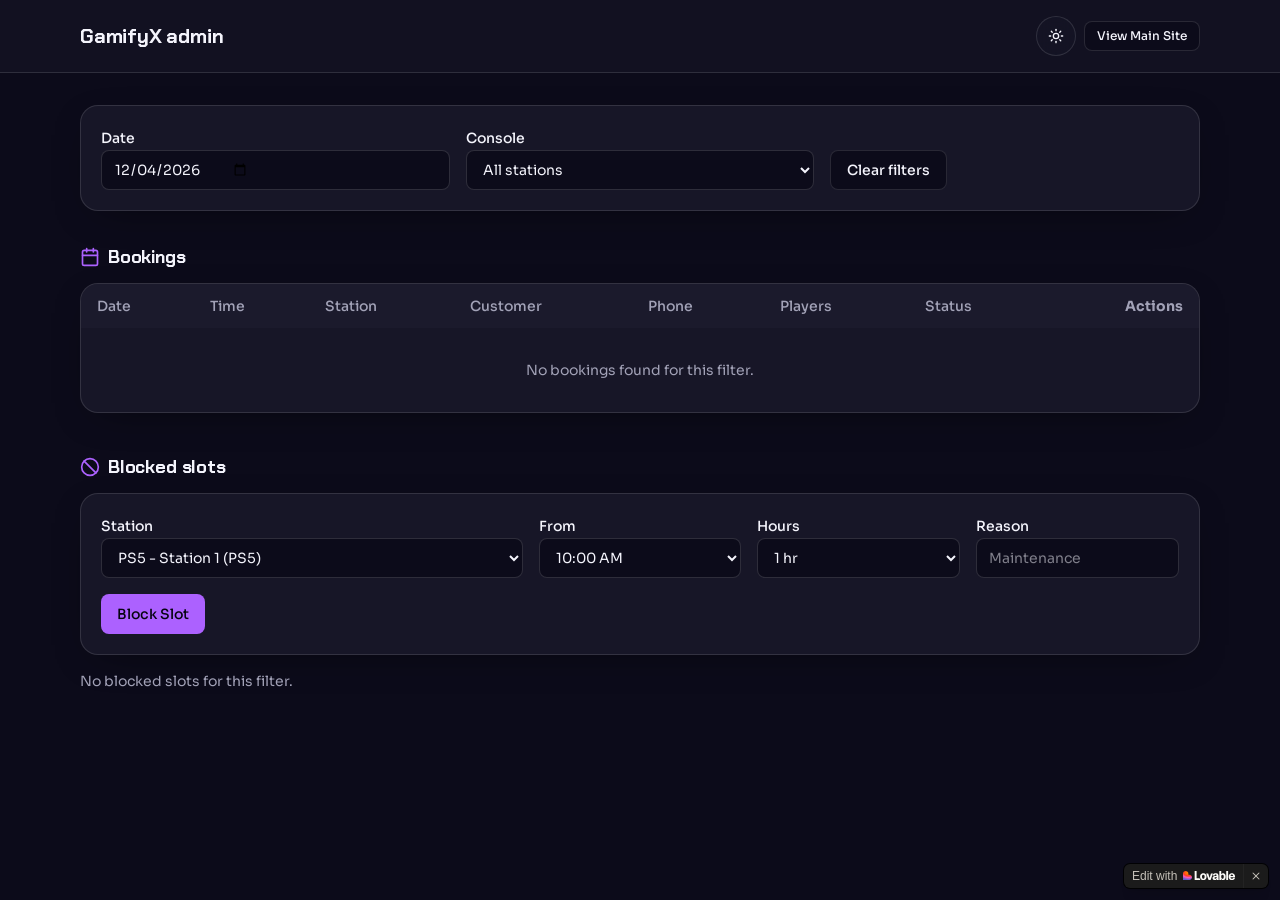
<file: admin.html>
<!DOCTYPE html><html lang="en" class="dark">
<!-- Mirrored from game-zone-booking.lovable.app/admin by HTTrack Website Copier/3.x [XR&CO'2014], Wed, 23 Sep 2026 18:36:24 GMT -->
<!-- Added by HTTrack --><meta http-equiv="content-type" content="text/html;charset=utf-8" /><!-- /Added by HTTrack -->
<head><meta charSet="utf-8"/><meta name="viewport" content="width=device-width, initial-scale=1"/><link rel="stylesheet" href="assets/styles-DAYJtobe.css" data-precedence="default"/><link rel="stylesheet" href="https://fonts.googleapis.com/css2?family=Chakra+Petch:wght@600;700&amp;family=Sora:wght@400;500;600&amp;display=swap" data-precedence="default"/><title>Admin Dashboard — GamifyX Gaming Zone</title><meta name="twitter:site" content="@Lovable"/><meta name="description" content="Manage GamifyX bookings, filter by date and console, and block unavailable slots."/><meta property="og:type" content="website"/><meta name="twitter:card" content="summary"/><meta property="og:title" content="Admin Dashboard — GamifyX Gaming Zone"/><meta property="og:description" content="Internal booking management for GamifyX Gaming Zone."/><link rel="modulepreload" href="assets/index-qcMw8a0Y.js"/><link rel="modulepreload" href="assets/useRouter-Dpb7RwMI.js"/><link rel="modulepreload" href="assets/route-LivnTzNi.js"/><link rel="modulepreload" href="assets/admin-C5YoHX17.js"/><link rel="modulepreload" href="assets/booking.functions-BxRaZzu-.js"/><link rel="modulepreload" href="assets/label-B0Qq9YJ-.js"/><link rel="icon" href="favicon.ico" type="image/x-icon"/><link rel="preconnect" href="https://fonts.googleapis.com/"/><link rel="preconnect" href="https://fonts.gstatic.com/" crossorigin="anonymous"/>
<style>
	@font-face {
		font-family: 'CameraPlainVariable';
		src: url('https://cdn.gpteng.co/mcp-widgets/v1/fonts/CameraPlainVariable.woff2') format('woff2');
		font-weight: 100 900;
		font-style: normal;
		font-display: swap;
	}

	#lovable-badge {
		--badge-bg: #1b1b1b;
		--badge-text: #c5c1b9;
		--badge-text-hover: #dcdad5;
		--badge-radius: 6px;
		--badge-padding: 8px;
		--badge-gap: 6px;
		--badge-shadow: 
			0 0 0 1px rgba(0, 0, 0, 0.88),
			0 1px 0 0 rgba(0, 0, 0, 0.04),
			0 2px 2px -1px rgba(0, 0, 0, 0.08),
			0 4px 4px -2px rgba(0, 0, 0, 0.08),
			0 8px 8px -4px rgba(0, 0, 0, 0.08),
			0 16px 16px -8px rgba(0, 0, 0, 0.08);
		--badge-transition-duration: 0.2s;
		--badge-transition-easing: cubic-bezier(0.16, 1, 0.32, 1);
		--focus-color: #575ECF;
		--focus-offset: 2px;
		--focus-width: 2px;
		
		position: fixed;
		bottom: 12px;
		right: 12px;
		height: 24px;
		display: flex;
		align-items: center;
		z-index: 1000000;
		background-color: var(--badge-bg) !important;
		color: var(--badge-text) !important;
		border-radius: var(--badge-radius);
		box-shadow: var(--badge-shadow) !important;
		font-size: 12px;
		font-family: CameraPlainVariable, "CameraPlainVariable Fallback", -apple-system, BlinkMacSystemFont, 'Segoe UI', Roboto, sans-serif;
		font-weight: 400 !important;
		text-transform: none !important;
		font-feature-settings: normal !important;
		transform: translateZ(0);
		will-change: transform, opacity;
	}

	#lovable-badge-cta {
		display: flex;
		align-items: center;
		gap: var(--badge-gap);
		padding: 0 var(--badge-padding);
		height: 100%;
		color: inherit;
		text-decoration: none;
		white-space: nowrap;
		border-radius: var(--badge-radius) 0 0 var(--badge-radius);
		transition: 
			background-color var(--badge-transition-duration) ease,
			color var(--badge-transition-duration) ease,
			transform 0.1s ease;
	}

	#lovable-badge-cta:hover {
		background: rgba(255, 255, 255, 0.04);
		color: var(--badge-text-hover);
	}

	#lovable-badge-cta:active {
		transform: scale(0.98);
	}

	#lovable-badge-cta:focus {
		outline: none;
	}

	#lovable-badge-cta:focus-visible {
		outline: var(--focus-width) solid var(--focus-color);
		outline-offset: var(--focus-offset);
		z-index: 1;
	}

	#lovable-badge-text {
		line-height: 1;
	}

	#lovable-badge-divider {
		width: 1px;
		height: 24px;
		background-color: rgba(255, 255, 255, 0.04);
		flex-shrink: 0;
	}

	#lovable-badge-close {
		width: 24px;
		height: 24px;
		min-width: 24px;
		min-height: 24px;
		cursor: pointer;
		background: none;
		border: none;
		padding: 0;
		display: flex;
		align-items: center;
		justify-content: center;
		border-radius: 0 var(--badge-radius) var(--badge-radius) 0;
		flex-shrink: 0;
		transition: 
			background-color var(--badge-transition-duration) ease,
			transform 0.1s ease;
	}

	#lovable-badge-close:hover {
		background: rgba(255, 255, 255, 0.04);
	}

	#lovable-badge-close:active {
		transform: scale(0.92);
	}

	#lovable-badge-close:focus {
		outline: none;
	}

	#lovable-badge-close:focus-visible {
		outline: var(--focus-width) solid var(--focus-color);
		outline-offset: calc(var(--focus-offset) * -1);
		z-index: 1;
	}

	#lovable-badge-close svg path {
		fill: var(--badge-text);
		transition: fill var(--badge-transition-duration) ease;
	}

	#lovable-badge-close:hover svg path {
		fill: var(--badge-text-hover);
	}

	@media (prefers-reduced-motion: reduce) {
		#lovable-badge-cta,
		#lovable-badge-close,
		#lovable-badge-close svg path {
			transition: none;
		}
		
		#lovable-badge-cta:active,
		#lovable-badge-close:active {
			transform: none;
		}
	}

	@media (prefers-contrast: high) {
		#lovable-badge {
			--badge-bg: #000;
			--badge-text: #fff;
			--badge-text-hover: #fff;
			border: 2px solid currentColor;
		}
		
		#lovable-badge-cta:focus-visible,
		#lovable-badge-close:focus-visible {
			outline-width: 3px;
		}
	}
</style>
<script defer src="_flock.js" data-proxy-url="/~api/analytics"></script><meta name="twitter:title" content="Admin Dashboard — GamifyX Gaming Zone"><meta name="twitter:description" content="Internal booking management for GamifyX Gaming Zone."><meta property="og:image" content="https://pub-bb2e103a32db4e198524a2e9ed8f35b4.r2.dev/6d1ff2675330a7ddea0877a51adea5b6/id-preview-c5d2848a--0ef89d8e-0a98-4ec9-8d15-26d29c0b9d6b.lovable.app-1788120698244.png"><meta name="twitter:image" content="https://pub-bb2e103a32db4e198524a2e9ed8f35b4.r2.dev/6d1ff2675330a7ddea0877a51adea5b6/id-preview-c5d2848a--0ef89d8e-0a98-4ec9-8d15-26d29c0b9d6b.lovable.app-1788120698244.png"></head><body>
<main class="min-h-screen bg-background text-foreground">
  <header class="border-b border-border bg-card/60">
    <div class="mx-auto flex max-w-6xl items-center justify-between gap-3 px-4 py-4">
      <h1 class="font-display text-xl font-bold text-foreground">GamifyX admin</h1>
      <div class="flex items-center gap-2">
        <button type="button" aria-label="Switch theme" class="inline-flex h-10 w-10 items-center justify-center rounded-full border border-border bg-card/60 text-foreground backdrop-blur transition-colors hover:bg-accent">
          <svg xmlns="http://www.w3.org/2000/svg" width="20" height="20" viewBox="0 0 24 24" fill="none" stroke="currentColor" stroke-width="2" stroke-linecap="round" stroke-linejoin="round" class="lucide lucide-sun h-4 w-4"><circle cx="12" cy="12" r="4"></circle><path d="M12 2v2"></path><path d="M12 20v2"></path><path d="m4.93 4.93 1.41 1.41"></path><path d="m17.66 17.66 1.41 1.41"></path><path d="M2 12h2"></path><path d="M20 12h2"></path><path d="m6.34 17.66-1.41 1.41"></path><path d="m19.07 4.93-1.41 1.41"></path></svg>
        </button>
        <a href="index.html" class="inline-flex items-center justify-center rounded-md text-xs font-medium border border-border bg-background px-3 py-1.5 hover:bg-accent text-foreground">
          View Main Site
        </a>
      </div>
    </div>
  </header>

  <section class="mx-auto max-w-6xl px-4 py-8">
    <!-- Filters -->
    <div class="grid gap-4 rounded-2xl border border-border bg-card p-5 shadow-card sm:grid-cols-3">
      <div class="space-y-1.5">
        <label for="filter-date" class="text-sm font-medium leading-none text-foreground">Date</label>
        <input id="filter-date" type="date" class="flex h-10 w-full rounded-md border border-input bg-background px-3 py-2 text-sm text-foreground focus-visible:outline-none focus-visible:ring-1 focus-visible:ring-ring" />
      </div>
      <div class="space-y-1.5">
        <label for="filter-console" class="text-sm font-medium leading-none text-foreground">Console</label>
        <select id="filter-console" class="h-10 w-full rounded-md border border-input bg-background px-3 text-sm text-foreground">
          <option value="">All stations</option>
          <option value="c1">PS5 - Station 1 (PS5)</option>
          <option value="c2">PS5 - Station 2 (PS5)</option>
          <option value="c3">PS5 - Station 3 (PS5)</option>
          <option value="c4">PS4 - Station 1 (PS4)</option>
          <option value="c5">PS4 - Station 2 (PS4)</option>
        </select>
      </div>
      <div class="flex items-end">
        <button type="button" id="clear-filters" class="inline-flex h-10 items-center justify-center rounded-md border border-border bg-background px-4 py-2 text-sm font-medium text-foreground hover:bg-accent">Clear filters</button>
      </div>
    </div>

    <!-- Bookings Table -->
    <h2 class="mt-8 flex items-center gap-2 font-display text-lg font-bold text-foreground">
      <svg xmlns="http://www.w3.org/2000/svg" width="20" height="20" viewBox="0 0 24 24" fill="none" stroke="currentColor" stroke-width="2" stroke-linecap="round" stroke-linejoin="round" class="h-5 w-5 text-primary"><path d="M8 2v4"></path><path d="M16 2v4"></path><rect width="18" height="18" x="3" y="4" rx="2"></rect><path d="M3 10h18"></path></svg>
      Bookings
    </h2>
    <div class="mt-3 overflow-x-auto rounded-2xl border border-border bg-card shadow-card">
      <table class="w-full min-w-[720px] text-sm text-foreground">
        <thead class="bg-muted/50 text-left text-muted-foreground">
          <tr>
            <th class="px-4 py-3 font-medium">Date</th>
            <th class="px-4 py-3 font-medium">Time</th>
            <th class="px-4 py-3 font-medium">Station</th>
            <th class="px-4 py-3 font-medium">Customer</th>
            <th class="px-4 py-3 font-medium">Phone</th>
            <th class="px-4 py-3 font-medium">Players</th>
            <th class="px-4 py-3 font-medium">Status</th>
            <th class="px-4 py-3 text-right">Actions</th>
          </tr>
        </thead>
        <tbody>
          <!-- Populated by app.js -->
        </tbody>
      </table>
    </div>

    <!-- Blocked Slots -->
    <h2 class="mt-10 flex items-center gap-2 font-display text-lg font-bold text-foreground">
      <svg xmlns="http://www.w3.org/2000/svg" width="20" height="20" viewBox="0 0 24 24" fill="none" stroke="currentColor" stroke-width="2" stroke-linecap="round" stroke-linejoin="round" class="h-5 w-5 text-primary"><circle cx="12" cy="12" r="10"></circle><path d="M4.929 4.929 19.07 19.071"></path></svg>
      Blocked slots
    </h2>
    <div class="mt-3 grid gap-4 rounded-2xl border border-border bg-card p-5 shadow-card sm:grid-cols-5">
      <div class="space-y-1.5 sm:col-span-2">
        <label for="block-console" class="text-sm font-medium leading-none text-foreground">Station</label>
        <select id="block-console" class="h-10 w-full rounded-md border border-input bg-background px-3 text-sm text-foreground">
          <option value="c1">PS5 - Station 1 (PS5)</option>
          <option value="c2">PS5 - Station 2 (PS5)</option>
          <option value="c3">PS5 - Station 3 (PS5)</option>
          <option value="c4">PS4 - Station 1 (PS4)</option>
          <option value="c5">PS4 - Station 2 (PS4)</option>
        </select>
      </div>
      <div class="space-y-1.5">
        <label for="block-hour" class="text-sm font-medium leading-none text-foreground">From</label>
        <select id="block-hour" class="h-10 w-full rounded-md border border-input bg-background px-3 text-sm text-foreground">
          <option value="10">10:00 AM</option>
          <option value="11">11:00 AM</option>
          <option value="12">12:00 PM</option>
          <option value="13">1:00 PM</option>
          <option value="14">2:00 PM</option>
          <option value="15">3:00 PM</option>
          <option value="16">4:00 PM</option>
          <option value="17">5:00 PM</option>
          <option value="18">6:00 PM</option>
          <option value="19">7:00 PM</option>
          <option value="20">8:00 PM</option>
          <option value="21">9:00 PM</option>
          <option value="22">10:00 PM</option>
        </select>
      </div>
      <div class="space-y-1.5">
        <label for="block-hours" class="text-sm font-medium leading-none text-foreground">Hours</label>
        <select id="block-hours" class="h-10 w-full rounded-md border border-input bg-background px-3 text-sm text-foreground">
          <option value="1">1 hr</option>
          <option value="2">2 hr</option>
          <option value="3">3 hr</option>
          <option value="4">4 hr</option>
        </select>
      </div>
      <div class="space-y-1.5">
        <label for="block-reason" class="text-sm font-medium leading-none text-foreground">Reason</label>
        <input id="block-reason" type="text" placeholder="Maintenance" class="flex h-10 w-full rounded-md border border-input bg-background px-3 py-2 text-sm text-foreground focus-visible:outline-none focus-visible:ring-1 focus-visible:ring-ring" />
      </div>
      <div class="sm:col-span-5">
        <button type="button" id="btn-block-slot" class="inline-flex h-10 items-center justify-center rounded-md bg-primary px-4 py-2 text-sm font-medium text-primary-foreground hover:bg-primary/90">Block Slot</button>
      </div>
    </div>

    <div id="blocked-slots-list" class="mt-4 space-y-2">
      <!-- Populated by app.js -->
    </div>
  </section>
</main>
<script defer src="assets/app.js"></script>
<aside
	id="lovable-badge"
	role="complementary"
	dir="ltr"
	lang="en"
	aria-label="Edit with Lovable">
	<a
		id="lovable-badge-cta" 
		target="_blank" 
		href="https://lovable.dev/projects/lovp_2aq96nxr138yrbe3713krygtap?utm_source=lovable-badge&amp;utm_campaign=badge-wording-disabled"
		rel="noopener nofollow"
		aria-label="Edit with Lovable">
		<span id="lovable-badge-text">Edit with</span>
		<svg xmlns="http://www.w3.org/2000/svg" width="52" height="16" fill="none" viewBox="0 0 52 16">
  <path fill="#FCFBF8" fill-rule="evenodd" d="M20.318 5.25c.643 0 1.206.14 1.69.418a2.81 2.81 0 0 1 1.118 1.191c.266.513.4 1.115.4 1.807s-.134 1.296-.4 1.812a2.81 2.81 0 0 1-1.118 1.193c-.484.278-1.047.418-1.69.418s-1.208-.14-1.695-.418a2.85 2.85 0 0 1-1.125-1.193c-.262-.516-.393-1.12-.393-1.812s.131-1.294.393-1.807a2.848 2.848 0 0 1 1.125-1.191c.487-.279 1.052-.418 1.695-.418Zm0 1.425c-.27 0-.504.076-.7.228-.193.147-.34.37-.443.67-.102.295-.153.66-.153 1.093 0 .435.05.801.153 1.1.102.3.25.524.443.676.196.147.43.22.7.22.27 0 .502-.073.694-.22.193-.152.341-.375.443-.67.103-.299.153-.667.153-1.106 0-.65-.112-1.145-.337-1.481a1.08 1.08 0 0 0-.953-.51ZM32.7 5.25c.61 0 1.127.1 1.549.3.422.197.74.48.953.849.217.368.325.809.325 1.32v2.704c0 .29.02.562.062.812.044.245.108.4.19.466V12h-1.935a5.895 5.895 0 0 1-.105-.684 7.745 7.745 0 0 1-.02-.228 2.293 2.293 0 0 1-.151.203c-.205.242-.47.437-.793.584-.32.143-.685.215-1.094.215-.406 0-.77-.08-1.094-.24a1.845 1.845 0 0 1-.756-.682 1.984 1.984 0 0 1-.27-1.045c0-.606.178-1.069.535-1.388.356-.324.87-.534 1.542-.633l1.125-.16c.225-.032.403-.074.534-.123a.622.622 0 0 0 .288-.196.549.549 0 0 0 .093-.327.65.65 0 0 0-.11-.367.702.702 0 0 0-.32-.27c-.14-.07-.31-.105-.51-.105-.32 0-.576.083-.768.251-.193.164-.298.39-.314.676h-1.923c.016-.434.147-.82.393-1.155.25-.34.596-.604 1.039-.792.442-.189.954-.283 1.535-.283Zm.99 3.498a.98.98 0 0 1-.215.14 2.49 2.49 0 0 1-.584.178l-.473.092c-.315.061-.553.156-.713.283-.155.127-.233.305-.233.534 0 .23.084.412.252.547.168.135.383.203.645.203s.494-.058.694-.173c.201-.118.355-.282.461-.49.11-.21.166-.448.166-.714v-.6Zm4.526-2.375c.065-.125.138-.243.221-.349.197-.25.437-.44.719-.571.282-.135.6-.203.952-.203.528 0 .988.138 1.377.412.389.275.688.67.896 1.186.21.512.314 1.12.314 1.824 0 .7-.107 1.309-.32 1.825-.213.512-.518.906-.915 1.18-.393.275-.854.412-1.383.412-.352 0-.667-.062-.946-.184a1.832 1.832 0 0 1-.7-.554 2.2 2.2 0 0 1-.234-.383V12h-1.843V3h1.862v3.373Zm1.284.296c-.274 0-.51.085-.707.253-.192.163-.338.397-.436.7a3.376 3.376 0 0 0-.148 1.05c0 .406.05.759.148 1.058.098.299.243.53.436.694.197.164.433.246.707.246.279 0 .512-.082.7-.246.193-.164.336-.395.43-.694.099-.3.148-.652.148-1.058 0-.405-.05-.757-.147-1.056-.095-.299-.238-.53-.43-.694a1.015 1.015 0 0 0-.7-.253Zm9.416-1.419c.602 0 1.136.131 1.604.393.466.262.829.643 1.086 1.143.263.5.394 1.097.394 1.794 0 .25-.002.449-.006.596H47.51c.018.288.071.538.164.75a1.3 1.3 0 0 0 .491.596c.214.13.465.196.757.196.319 0 .583-.082.792-.246.209-.167.34-.403.393-.706h1.862a2.48 2.48 0 0 1-.485 1.235 2.54 2.54 0 0 1-1.051.805c-.439.188-.949.283-1.53.283-.655 0-1.225-.125-1.708-.375a2.672 2.672 0 0 1-1.13-1.143c-.267-.508-.4-1.137-.4-1.887 0-.712.14-1.327.418-1.843a2.86 2.86 0 0 1 1.155-1.186c.491-.27 1.051-.405 1.678-.405Zm-.044 1.345c-.274 0-.516.068-.725.203a1.29 1.29 0 0 0-.479.59 2.045 2.045 0 0 0-.132.498h2.562a1.873 1.873 0 0 0-.138-.602 1.061 1.061 0 0 0-.418-.516 1.243 1.243 0 0 0-.67-.173Z" clip-rule="evenodd"/>
  <path fill="#FCFBF8" d="m26.605 9.995 1.342-4.566h1.924L27.628 12h-2.07l-2.33-6.57h1.98l1.397 4.565Zm-13.013.143h2.256c1.632 0 1.421 1.837 1.418 1.861h-5.603V3h1.93v7.138Zm31.516 1.861h-1.862V3h1.862v8.999Z"/>
  <path fill="url(#a)" fill-rule="evenodd" d="M2.7 3c1.492 0 2.7 1.192 2.7 2.663v1.012h.9c1.49 0 2.7 1.192 2.7 2.662S7.791 12 6.3 12H0V5.663C0 4.193 1.209 3 2.7 3Z" clip-rule="evenodd"/>
  <defs>
    <radialGradient id="a" cx="0" cy="0" r="1" gradientTransform="matrix(-1.54236 7.07838 -10.231 -2.15602 4.627 5.022)" gradientUnits="userSpaceOnUse">
      <stop offset=".106" stop-color="#FE7B02"/>
      <stop offset=".394" stop-color="#FE3F21"/>
      <stop offset=".608" stop-color="#F858BC"/>
      <stop offset=".929" stop-color="#575ECF"/>
    </radialGradient>
  </defs>
</svg>


	</a>
	
	<span id="lovable-badge-divider" aria-hidden="true"></span>
	
	<button 
		id="lovable-badge-close"
		aria-label="Dismiss"
		title="Dismiss"
		type="button">
		<svg xmlns="http://www.w3.org/2000/svg" width="16" height="16" fill="none" viewBox="0 0 16 16" aria-hidden="true">
			<path d="M10.646 4.646a.5.5 0 1 1 .707.708L8.707 8l2.646 2.646a.5.5 0 1 1-.707.707L8 8.707l-2.646 2.646a.5.5 0 1 1-.708-.707L7.293 8 4.646 5.354a.5.5 0 1 1 .708-.708L8 7.293l2.646-2.647Z"/>
		</svg>
	</button>
</aside>
<script>
	// Don't show the lovable-badge if the page is in an iframe or if it's being rendered by puppeteer (screenshot service)
	if (window.self !== window.top || navigator.userAgent.includes('puppeteer')) {
		var badge = document.getElementById('lovable-badge');
		if (badge) {
			badge.style.display = 'none';
		}
	}

	// Add click event listener to close button with animation
	var closeButton = document.getElementById('lovable-badge-close');
	if (closeButton) {
		closeButton.addEventListener('click', function(event) {
			event.preventDefault();
			event.stopPropagation();
			var badge = document.getElementById('lovable-badge');
			if (badge) {
				badge.classList.add('closing');
				setTimeout(function() {
					if (badge) {
						badge.style.display = 'none';
					}
				}, 240);
			}
		});
	}
</script>
</body>
<!-- Mirrored from game-zone-booking.lovable.app/admin by HTTrack Website Copier/3.x [XR&CO'2014], Wed, 23 Sep 2026 18:36:26 GMT -->
</html>
</file>
